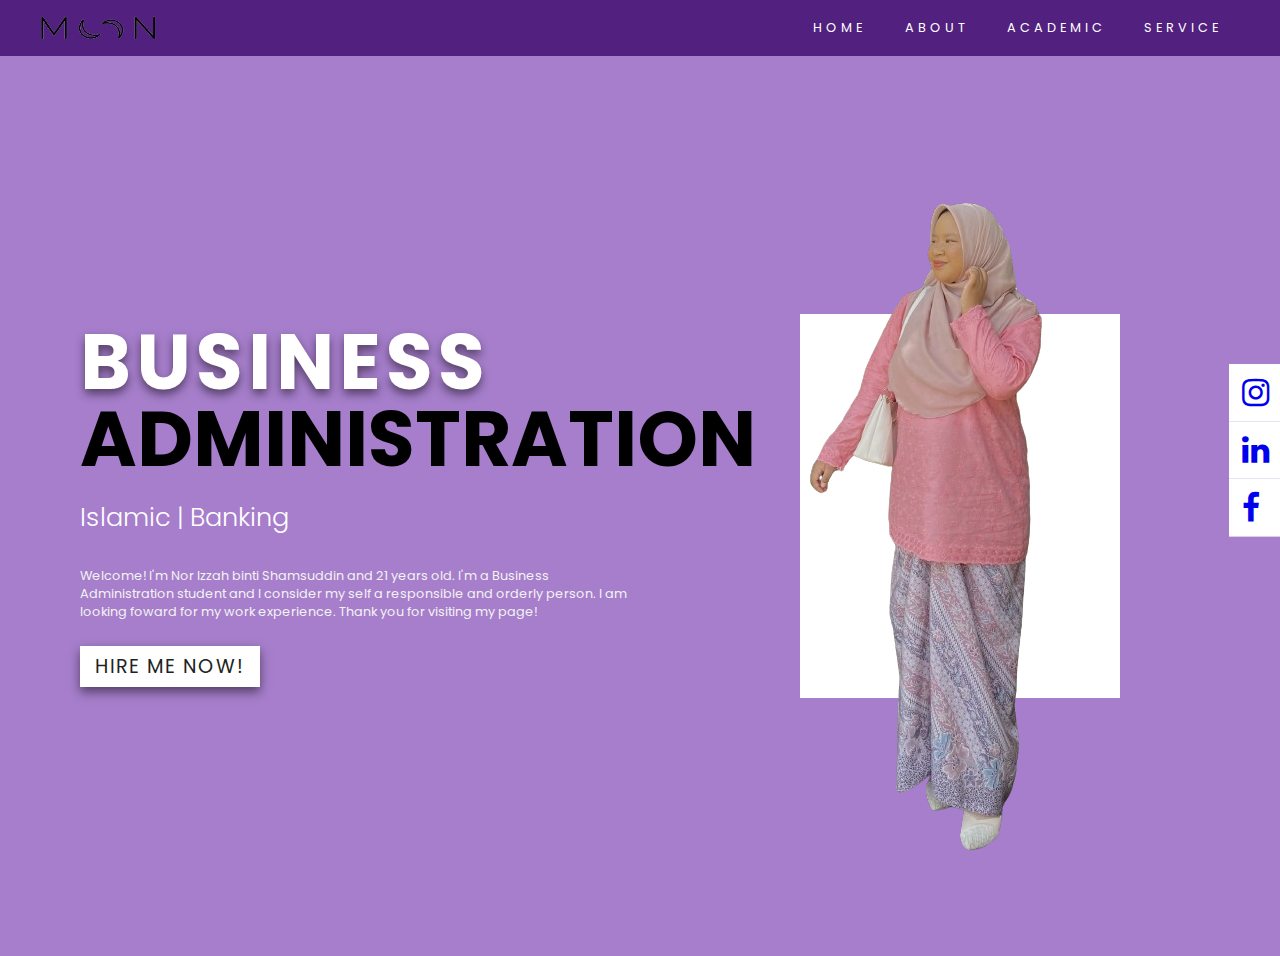
<file: index.html>
<!DOCTYPE html>
<html lang="en">
<head>
    <meta charset="UTF-8">
    <meta name="viewport" content="width=device-width, initial-scale=1.0">
    <link rel="stylesheet" href="https://cdnjs.cloudflare.com/ajax/libs/font-awesome/4.7.0/css/font-awesome.css"/>
    <link rel="stylesheet" href="css/index.css">
    <title>MY PORTFOLIO</title>
</head>
<body>
    <input type="checkbox" id="check">
    <section>
        <div class="navbar">
            <img src="image/IMG_7255-removebg-preview.png" class="logo">
            <ol class="menuitems">
                <li><a href="index.html">HOME</a></li>
                <li><a href="about.html">ABOUT</a></li>
                <li><a href="academic.html">ACADEMIC</a></li>
                <li><a href="service.html">SERVICE</a></li>
            </ol>
            <label for="check" class="fa fa-bars"></label>
        </div>

        <div class="container-index">
            <div class="text_container-index">
                <h2>BUSINESS<br>ADMINISTRATION</h2>
                <h5>Islamic | Banking</h5>
                <p>Welcome! I'm Nor Izzah binti Shamsuddin and 21 years old. I'm a Business Administration student and I consider my self a responsible and orderly person. I am looking foward for my work experience. Thank you for visiting my page!</p>
                <a href="http://www.wasap.my/60199425295/HIREME" class="btn">HIRE ME NOW!</a>
            </div>
            <div class="image_container-index">
                <div class="imgbox">
                    <img src="image/IMG_7455-removebg-preview.png" alt="user pic">
                </div>
                <span class="animblob"></span>
            </div>
        </div>

        <div class="icons">
            <a href="https://www.instagram.com/_norizzahh/"><i class="fa fa-instagram"><span>Instagram</span></i><br></a>
            <a href="https://www.linkedin.com/in/nor-izzah-binti-shamsuddin-211aa8300/?trk=nav_responsive_tab_profile_pic"><i class="fa fa-linkedin"><span>LinkedIn</span></i><br></a>
            <a href="https://www.facebook.com/izzah.shamsuddin/"><i class="fa fa-facebook"><span>Facebook</span></i><br></a>
        </div>
    </section>
    
</body>
</html>
</file>
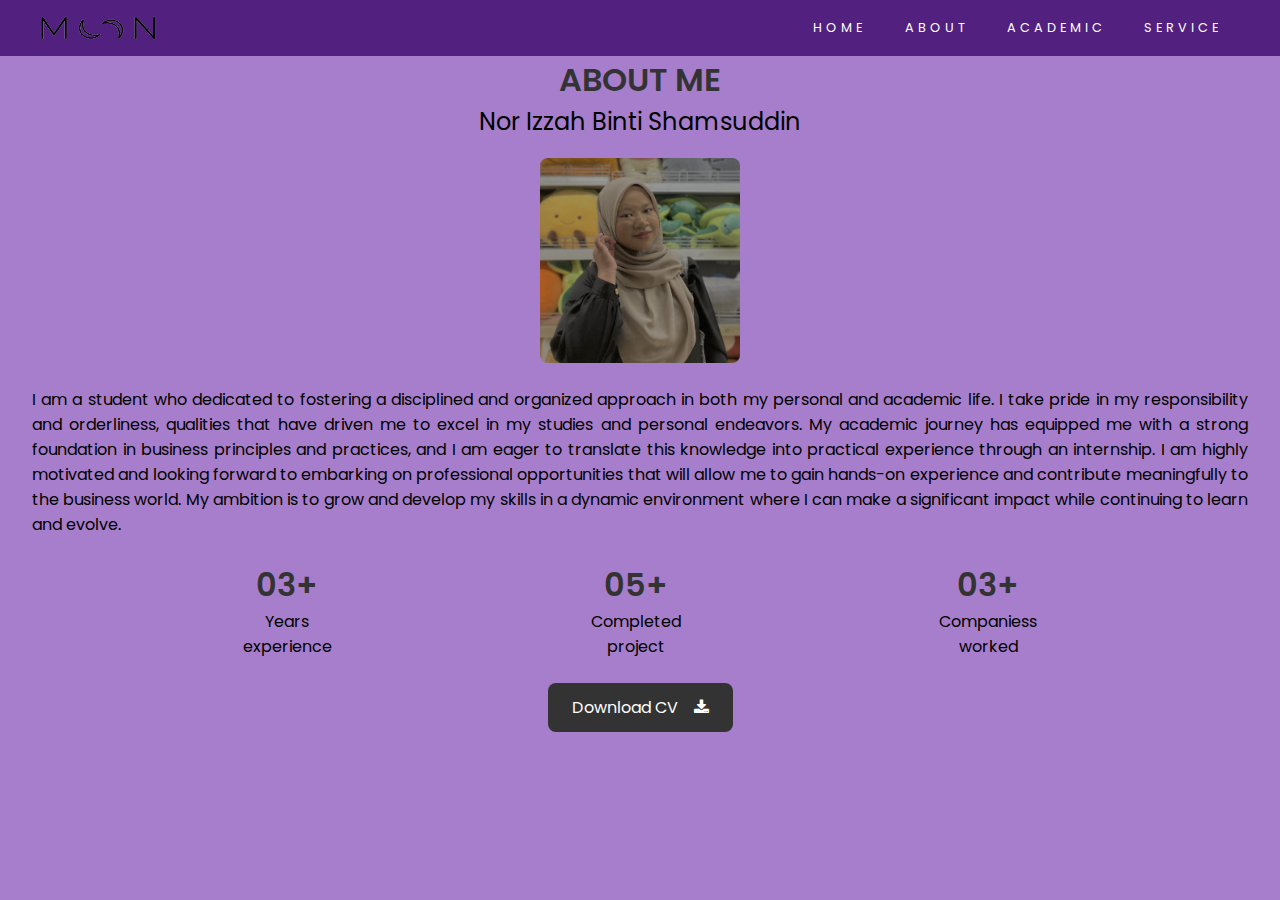
<file: about.html>
<!DOCTYPE html>
<html lang="en">
<head>
    <meta charset="UTF-8">
    <meta name="viewport" content="width=device-width, initial-scale=1.0">
    <link rel="stylesheet" href="https://cdnjs.cloudflare.com/ajax/libs/font-awesome/4.7.0/css/font-awesome.css"/>
    <link rel="stylesheet" href="css/index.css">
    <title>ABOUT</title>
</head>
<body>
    <input type="checkbox" id="check">
    <section>
        <div class="navbar">
            <img src="image/IMG_7255-removebg-preview.png" class="logo">
            <ol class="menuitems">
                <li><a href="index.html">HOME</a></li>
                <li><a href="about.html">ABOUT</a></li>
                <li><a href="academic.html">ACADEMIC</a></li>
                <li><a href="service.html">SERVICE</a></li>
            </ol>
            <label for="check" class="fa fa-bars"></label>
        </div>
<section class="about section" id="about.html">
    <div class="container">
            <h2 class="section_title-about">ABOUT ME</h2>
            <span class="section_subtitle-about">Nor Izzah Binti Shamsuddin</span>
            <div class="image_container-about">
                <div class="imgboxabt">
                    <div align="center">
                    <img src="image/abtpicture.JPG" alt="user pic" class="about_img">
                </div>
                </div>
            </div>

                <div class="about_data">
                    <p class="about_description">I am a student who dedicated to fostering a disciplined and organized approach in both my personal and academic life. I take pride in my responsibility and orderliness, qualities that have driven me to excel in my studies and personal endeavors. My academic journey has equipped me with a strong foundation in business principles and practices, and I am eager to translate this knowledge into practical experience through an internship. I am highly motivated and looking forward to embarking on professional opportunities that will allow me to gain hands-on experience and contribute meaningfully to the business world. My ambition is to grow and develop my skills in a dynamic environment where I can make a significant impact while continuing to learn and evolve.</p>

                    <div class="about_info">
                        <div>
                            <span class="about_info-title">03+</span>
                            <span class="about_info-name">Years <br> experience</span>
                        </div>

                        <div>
                            <span class="about_info-title">05+</span>
                            <span class="about_info-name">Completed <br> project</span>
                        </div>

                        <div>
                            <span class="about_info-title">03+</span>
                            <span class="about_info-name">Companiess <br> worked</span>
                        </div>
                    </div>

                    <div class="about_buttons">
                        <a download="" href="pdf/NOR IZZAH BINTI SHAMSUDDIN CV.pdf" class="button button--flex">
                            Download CV<i class="fa fa-download button_icon"></i>
                        </a>
                    </div>
                </div>
            </div>
</section>
    
</body>
</html>
</file>
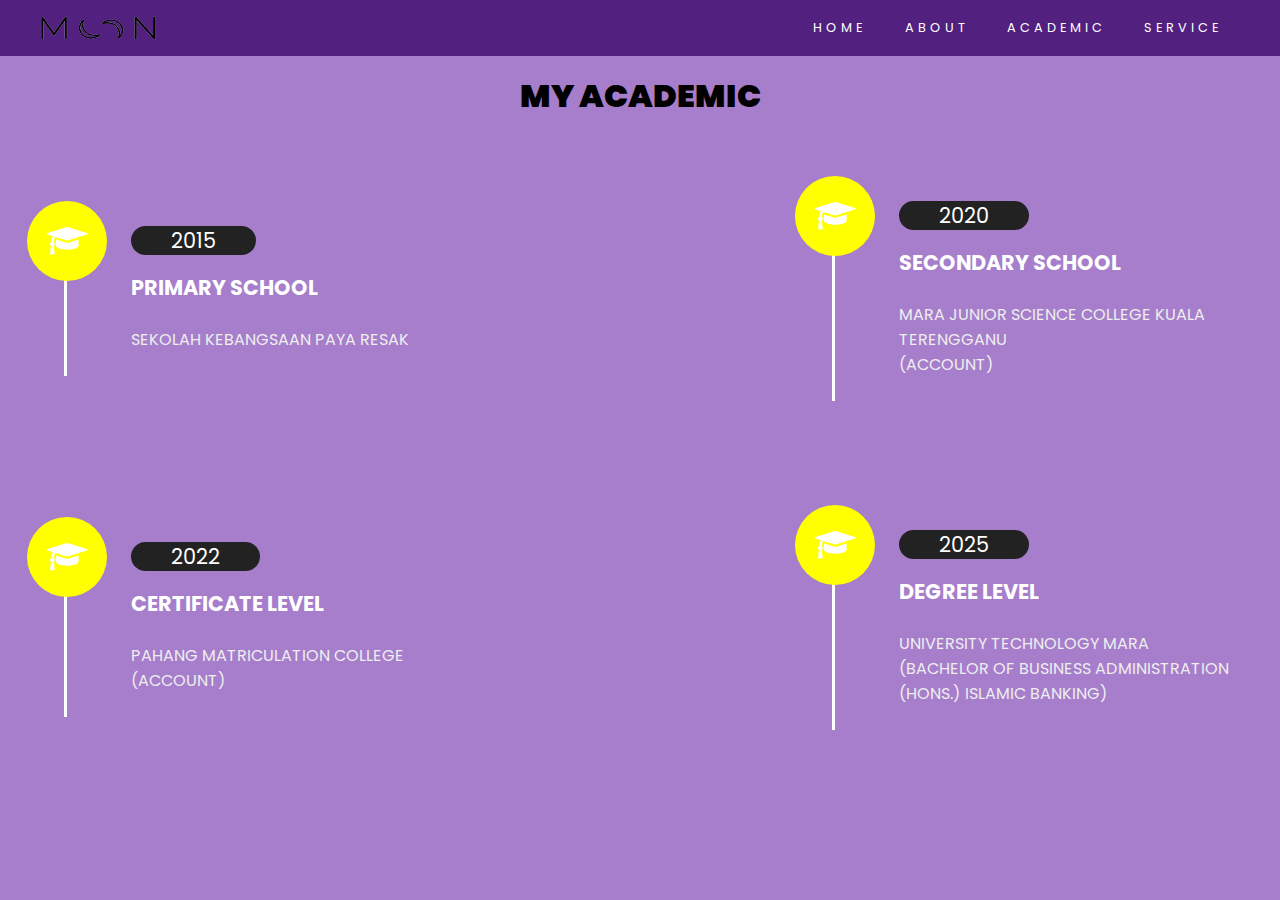
<file: academic.html>
<!DOCTYPE html>
<html lang="en">
<head>
    <meta charset="UTF-8">
    <meta name="viewport" content="width=device-width, initial-scale=1.0">
    <link rel="stylesheet" href="https://cdnjs.cloudflare.com/ajax/libs/font-awesome/4.7.0/css/font-awesome.css"/>
    <link rel="stylesheet" href="css/index.css">
    <title>ACADEMIC</title>
</head>
<body>
    <input type="checkbox" id="check">
    <section>
        <div class="navbar">
            <img src="image/IMG_7255-removebg-preview.png" class="logo">
            <ol class="menuitems">
                <li><a href="index.html">HOME</a></li>
                <li><a href="about.html">ABOUT</a></li>
                <li><a href="academic.html">ACADEMIC</a></li>
                <li><a href="service.html">SERVICE</a></li>
            </ol>
            <label for="check" class="fa fa-bars"></label>
        </div>
    </section>

    <section class="academic" id="academic">
        <h1 class="heading_academic">MY <span>ACADEMIC</span></h1>
        <div class="box-container_academic">
            <div class="box_academic">
                <i class="fa fa-graduation-cap"></i>
                <span>2015</span>
                <h3>PRIMARY SCHOOL</h3>
                <p>SEKOLAH KEBANGSAAN PAYA RESAK</p>
            </div>

            <div class="box_academic">
                <i class="fa fa-graduation-cap"></i>
                <span>2020</span>
                <h3>SECONDARY SCHOOL</h3>
                <p>MARA JUNIOR SCIENCE COLLEGE KUALA TERENGGANU <br>(ACCOUNT)</p>
            </div>

            <div class="box_academic">
                <i class="fa fa-graduation-cap"></i>
                <span>2022</span>
                <h3>CERTIFICATE LEVEL</h3>
                <p>PAHANG MATRICULATION COLLEGE <br>(ACCOUNT)</p>
            </div>

            <div class="box_academic">
                <i class="fa fa-graduation-cap"></i>
                <span>2025</span>
                <h3>DEGREE LEVEL</h3>
                <p>UNIVERSITY TECHNOLOGY MARA <br>(BACHELOR OF BUSINESS ADMINISTRATION (HONS.) ISLAMIC BANKING)</p>
            </div>
        </div>
    </section>
</body>
</html>
</file>
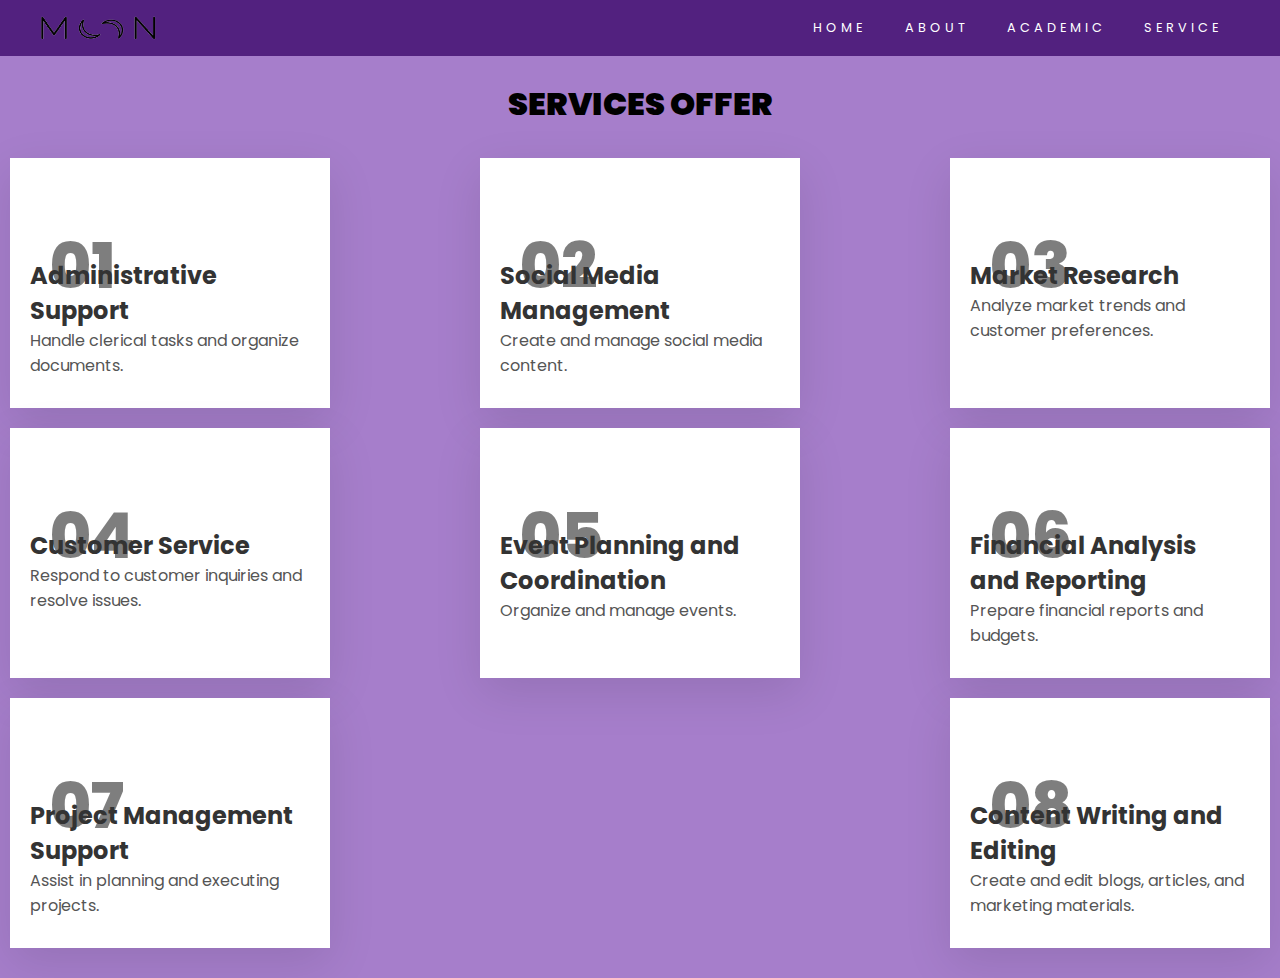
<file: service.html>
<!DOCTYPE html>
<html lang="en">
<head>
    <meta charset="UTF-8">
    <meta name="viewport" content="width=device-width, initial-scale=1.0">
    <link rel="stylesheet" href="https://cdnjs.cloudflare.com/ajax/libs/font-awesome/4.7.0/css/font-awesome.css"/>
    <link rel="stylesheet" href="css/index.css">
    <title>MY PORTFOLIO</title>
</head>
<body>
    <input type="checkbox" id="check">
    <section>
        <div class="navbar">
            <img src="image/IMG_7255-removebg-preview.png" class="logo">
            <ol class="menuitems">
                <li><a href="index.html">HOME</a></li>
                <li><a href="about.html">ABOUT</a></li>
                <li><a href="academic.html">ACADEMIC</a></li>
                <li><a href="service.html">SERVICE</a></li>
            </ol>
            <label for="check" class="fa fa-bars"></label>
        </div>
    </section>

    <h1 class="heading_services">SERVICES <span>OFFER</span></h1>

    <div class="container_services">
        <div class="box_services">
            <h2>01</h2>
            <h3>Administrative Support</h3>
            <p>Handle clerical tasks and organize documents.</p>
        </div>

        <div class="box_services">
            <h2>02</h2>
            <h3>Social Media Management</h3>
            <p>Create and manage social media content.</p>
        </div>

        <div class="box_services">
            <h2>03</h2>
            <h3>Market Research</h3>
            <p>Analyze market trends and customer preferences.</p>
        </div>

        <div class="box_services">
            <h2>04</h2>
            <h3>Customer Service</h3>
            <p>Respond to customer inquiries and resolve issues.</p>
        </div>

        <div class="box_services">
            <h2>05</h2>
            <h3>Event Planning and Coordination</h3>
            <p>Organize and manage events.</p>
        </div>

        <div class="box_services">
            <h2>06</h2>
            <h3>Financial Analysis and Reporting</h3>
            <p>Prepare financial reports and budgets.</p>
        </div>

        <div class="box_services">
            <h2>07</h2>
            <h3>Project Management Support</h3>
            <p>Assist in planning and executing projects.</p>
        </div>

        <div class="box_services">
            <h2>08</h2>
            <h3>Content Writing and Editing</h3>
            <p>Create and edit blogs, articles, and marketing materials.</p>
        </div>

    </div>
</body>
</html>
</file>
<file: css/index.css>
@import url('https://fonts.googleapis.com/css2?family=Poppins:wght@300;400;500;600;700&display=swap');
*{
    margin: 0;
    padding: 0;
    box-sizing: border-box;
    font-family: 'Poppins',sans-serif;
}

body{
    width: 100%;
    min-height: 100vh;
    overflow: hidden;
    background: rgb(166, 126, 203);
}

section {
    width: 100%;
    position: relative;
}

.navbar{
    width: 100%;
    position: relative;
    display: flex;
    align-items: center;
    justify-content: space-between;
    padding: 1vw 3vw;
    background: rgb(82, 33, 127);
    z-index: 1000;
}

.logo{
    width: 10%;
    height: 30px;
    float: left;
}

.menuitems{
    display: flex;
    margin: auto 0;
}

.menuitems li{
    list-style: none;
    margin: 0 1.5vw;
}

.menuitems li a{
    display: block;
    color: #fff;
    font-size: 1vw;
    letter-spacing: 4px;
    text-decoration: none;
    text-transform: uppercase;
}

.menuitems li:hover a{
    color: #000;
}

.container-index{
    display: flex;
    width: 100%;
    min-height: 100vh;
    align-items: center;
    justify-content: center;
    position: relative;
}

.text_container-index{
    width: 50%;
    padding-left: 5rem;
}

.text_container-index h2{
    font-size: 6vw;
    font-weight: 700;
    line-height: 6vw;
    text-transform: capitalize;
}

.text_container-index h2::first-line{
    color: #fff;
    letter-spacing: 5px;
    text-shadow: 0 5px 10px rgba(0,0,0,0.5);
}

.text_container-index h5{
    color: #fff;
    font-size: 2vw;
    font-weight: 300;
    text-align: left;
    margin-top: 20px;
    margin-right: 10vw;
    text-transform: capitalize;
}

.text_container-index p{
    font-size: 1vw;
    font-weight: 400;
    color: #f2f2f2;
    margin-top: 30px;
}

.text_container-index .btn{
    display: inline-block;
    color: #222;
    background: #fff;
    margin-top: 2vw;
    font-size: 1.5vw;
    text-decoration: none;
    text-transform: capitalize;
    letter-spacing: 2px;
    padding: 6px 15px;
    box-shadow: 0 5px 10px rgba(0,0,0,0.5);
    transition: 0.3s ease;
}

.text_container-index .btn:hover{
    letter-spacing: 3px;
    padding: 6px 18px;
}

.image_container-index{
    display: flex;
    width: 50%;
    height: 100%;
    align-items: center;
    justify-content: center;
    position: relative;
}

.imgbox{
    position: relative;
    min-height: 60vh;
    margin-right: 0vw;
    z-index: 1;
}

.imgbox img{
    height: 100%;
    width: 100%;
    object-fit: cover;
}

.icons{
    position: fixed;
    top: 50%;
    right: -16vw;
    transform: translateY(-50%);
    z-index: 1000;
}

.icons .fa{
    width: 20vw;
    padding: 1vw;
    font-size: 2.5vw;
    cursor: pointer;
    background: #fff;
    transition: 0.5s ease;
}

.icons .fa:hover{
    color: purple;
    transform: translateX(-8vw);
}

.icons .fa span{
    position: relative;
    font-size: 1.8vw;
    bottom: 0.3vw;
    margin-left: 1.8vw;
}

/* now create an animated blob without SVG */
.animblob{
    position: absolute;
    top: 50%;
    left: 50%;
    height: 30vw;
    width: 25vw;
    transform: translate(-50%,-50%);
    background: #fff;
    animation: animate_blob 8s linear infinite;
}

@keyframes animate_blob{
    0%,100%{
        border-radius: 45% 55% 70% 35% / 70% 30% 90% 40%;
    }
    25%{
        border-radius: 55% 45% 30% 35% / 50% 30% 60% 10%;
    }
    50%{
        border-radius: 65% 35% 35% 65% / 40% 60% 30% 70%;
    }
    25%{
        border-radius: 35% 65% 60% 40% / 70% 30% 40% 60%
    }
}

input{
    display: none;
    visibility: hidden;
}

.navbar label{
    display: none;
}

/* now make it responsive */
@media screen and (max-width: 900px){
    body{
        overflow: auto;
    }
    .logo{
        font-size: 5vw;
    }
    .navbar label{
        display: block;
        color: #fff;
        font-size: 4vw;
        padding: 1vw 1.5vw;
        background: #000;
        z-index: 1000;
    }
    .menuitems{
        position: fixed;
        top: 0;
        right: -40vw;
        width: 40vw;
        height: 100%;
        padding-top: 15vw;
        padding-left: 5vw;
        display: flex;
        flex-direction: column;
        transition: 0.3s ease;
    }
    .menuitems li a{
        color: purple;
        font-size: 4vw;
        margin: 0.5vw 0;
        background-color: white;
    }
    #check:checked ~ section .navbar .menuitems{
        right: 0;
    }
    .container-index{
        flex-wrap: wrap;
    }
    .text_container-index{
        width: 100%;
        padding: 15vw 10vw;
        z-index: 100;
    }
    .text_container-index h2{
        font-size: 18vw;
        line-height: 20vw;
    }
    .text_container-index h5{
        font-size: 5vw;
    }
    .text_container-index p{
        font-size: 3vw;
        margin: 5vw 0;
    }
    .text_container-index .btn{
        margin-top: 4vw;
        font-size: 5vw;
    }
    .image_container-index{
        width: 100%;
        height: auto;
        justify-content: center;
        z-index: 1;
    }
    .imgbox{
        width: 80%;
        margin: 0;
        min-height: 60vh;
    }
    .animblob{
        display: none;
    }
    .icons{
        top: auto;
        bottom: 5%;
        right: 50%;
        transform: translateX(50%);
        display: flex;
        flex-direction: row;
    }
    .icons .fa{
        width: 15vw;
        font-size: 5vw;
        margin: 0 1vw;
    }

    /* now customize scroll bar */
    ::--webkit-scrollbar{
        width: 12px;
    }
    ::--webkit-scrollbar-track{
        background-color: #000;
    }
    ::--webkit-scrollbar-thumb{
        background-color: #fff;
        border-radius: 50px;
    }
}

/* ABOUT SECTION */
.about_img{
    width: 200px; /* Membesarkan gambar kepada 300px */
    border-radius: .5rem;
    justify-self: center;
    align-self: center;
    display: block;
    margin: 0 auto;
    margin-top: 1.5vw;
    margin-bottom: 1.5rem; /* Tambah margin bawah untuk jarak dari perenggan */
}

.about_description {
    text-align: justify;
    margin-bottom: 1.5rem;
    margin-top: 1.5rem; /* Tambah margin atas untuk jarak dari gambar */
    margin-left: 2rem;
    margin-right: 2rem;
}

.about_info {
    display: flex;
    justify-content: space-evenly;
    margin-bottom: 1.5rem;
    gap: 1rem;
}

.section_title-about{
    font-size: 2rem; /* Adjust according to your needs */
    font-weight: 600; /* Adjust according to your needs */
    color: #333; /* Adjust according to your needs */
}

.section_subtitle-about{
    font-size: 1.5rem; /* Adjust according to your needs */
    font-weight: 400;
}

.about_info-title{
    font-size: 2rem; /* Adjust according to your needs */
    font-weight: 600; /* Adjust according to your needs */
    color: #333; /* Adjust according to your needs */
}

.about_info-name{
    font-size: 1rem; /* Adjust according to your needs */
}

.section_title-about,
.section_subtitle-about{
    display: block;
    text-align: center;
}

.about_info-title,
.about_info-name{
    display: block;
    text-align: center;
}

.about_buttons {
    display: flex;
    justify-content: center;
}

.button {
    padding: 0.75rem 1.5rem;
    border-radius: 0.5rem;
    background-color: #333; /* Adjust according to your needs */
    color: #fff;
    text-decoration: none;
    display: inline-flex;
    align-items: center;
    gap: 0.5rem;
    transition: background-color 0.3s ease;
}

.button:hover {
    background-color: #555; /* Adjust according to your needs */
}

.button_icon {
    margin-left: 0.5rem;
}

/*academic section*/
.heading_academic{
    font-size: 2rem; /* Adjust according to your needs */
    font-weight: 900; /* Adjust according to your needs */
    color: #000000; /* Adjust according to your needs */
    text-align: center;
    margin-top: 1rem;
}
.academic .box-container_academic{
    display: flex;
    align-items: center;
    justify-content: space-between;
    flex-wrap: wrap;
    padding: 1rem 0;
    padding-left: 3rem;
}

.academic .box-container_academic .box_academic{
    width: 27rem;
    margin: 4rem 1rem;
    padding-left: 4rem;
    border-left: .2rem solid #fff;
    position: relative;
}

.academic .box-container_academic .box_academic span{
    font-size: 1.3rem;
    background: #222;
    color: #fff;
    border-radius: 10rem;
    padding: 0rem 2.5rem;
}

.academic .box-container_academic .box_academic h3{
    font-size: 1.3rem;
    color: #fff;
    padding-top: 1rem;
}

.academic .box-container_academic .box_academic p{
    font-size: 1rem;
    color: #eee;
    padding: 1.5rem 0;
}

.academic .box-container_academic .box_academic i{
    position: absolute;
    top: -1.5rem; left: -2.5rem;
    height: 5rem;
    width: 5rem;
    border-radius: 50%;
    line-height: 5rem;
    text-align: center;
    font-size: 2rem;
    color: #fff;
    background: yellow;
}

/* service section */
.heading_services{
    font-size: 2rem; /* Adjust according to your needs */
    font-weight: 900; /* Adjust according to your needs */
    color: #000000; /* Adjust according to your needs */
    text-align: center;
    margin-top: 1.5rem;
}
.container_services {
    width: 100%;
    margin: 0 auto;
    padding: 20px 0;
    display: flex;
    justify-content: space-between;
    flex-wrap: wrap;
}

.container_services .box_services {
    position: relative;
    width: 320px;
    background: #fff;
    padding: 100px 20px 30px;
    box-shadow: 0 15px 45px rgba(0,0,0,0.1);
    margin: 10px;
}

.container_services .box_services::before {
    content: '';
    position: absolute;
    top: 0;
    left: 0;
    width: 100%;
    height: 100%;
    background: rgb(121, 33, 121);
    transform: scaleY(0);
    transform-origin: top;
    transition: transform 0.5s;
    
}

.container_services .box_services:hover::before {
    transform: scaleY(1);
    transform-origin: bottom;
    transition: transform 0.5s;  
}

.container_services .box_services h2 {
    position: absolute;
    left: 40px;
    top: 60px;
    font-size: 4em;
    font-weight: 800;
    z-index: 1;
    opacity: 0.5;
    transition: 0.5s;
}

.container_services .box_services:hover h2 {
    opacity: 1;
    color: #fff;
    transform: translateY(-40px);
}

.container_services .box_services h3 {
    position: relative;
    font-size: 1.5em;
    z-index: 2;
    color: #333;
    transition: 0.5s;
}

.container_services .box_services p {
    position: relative;
    z-index: 2;
    color: #555;
    transition: 0.5s;
}

.container_services .box_services:hover h3,
.container_services .box_services:hover p {
    color: #fff;
}
</file>
